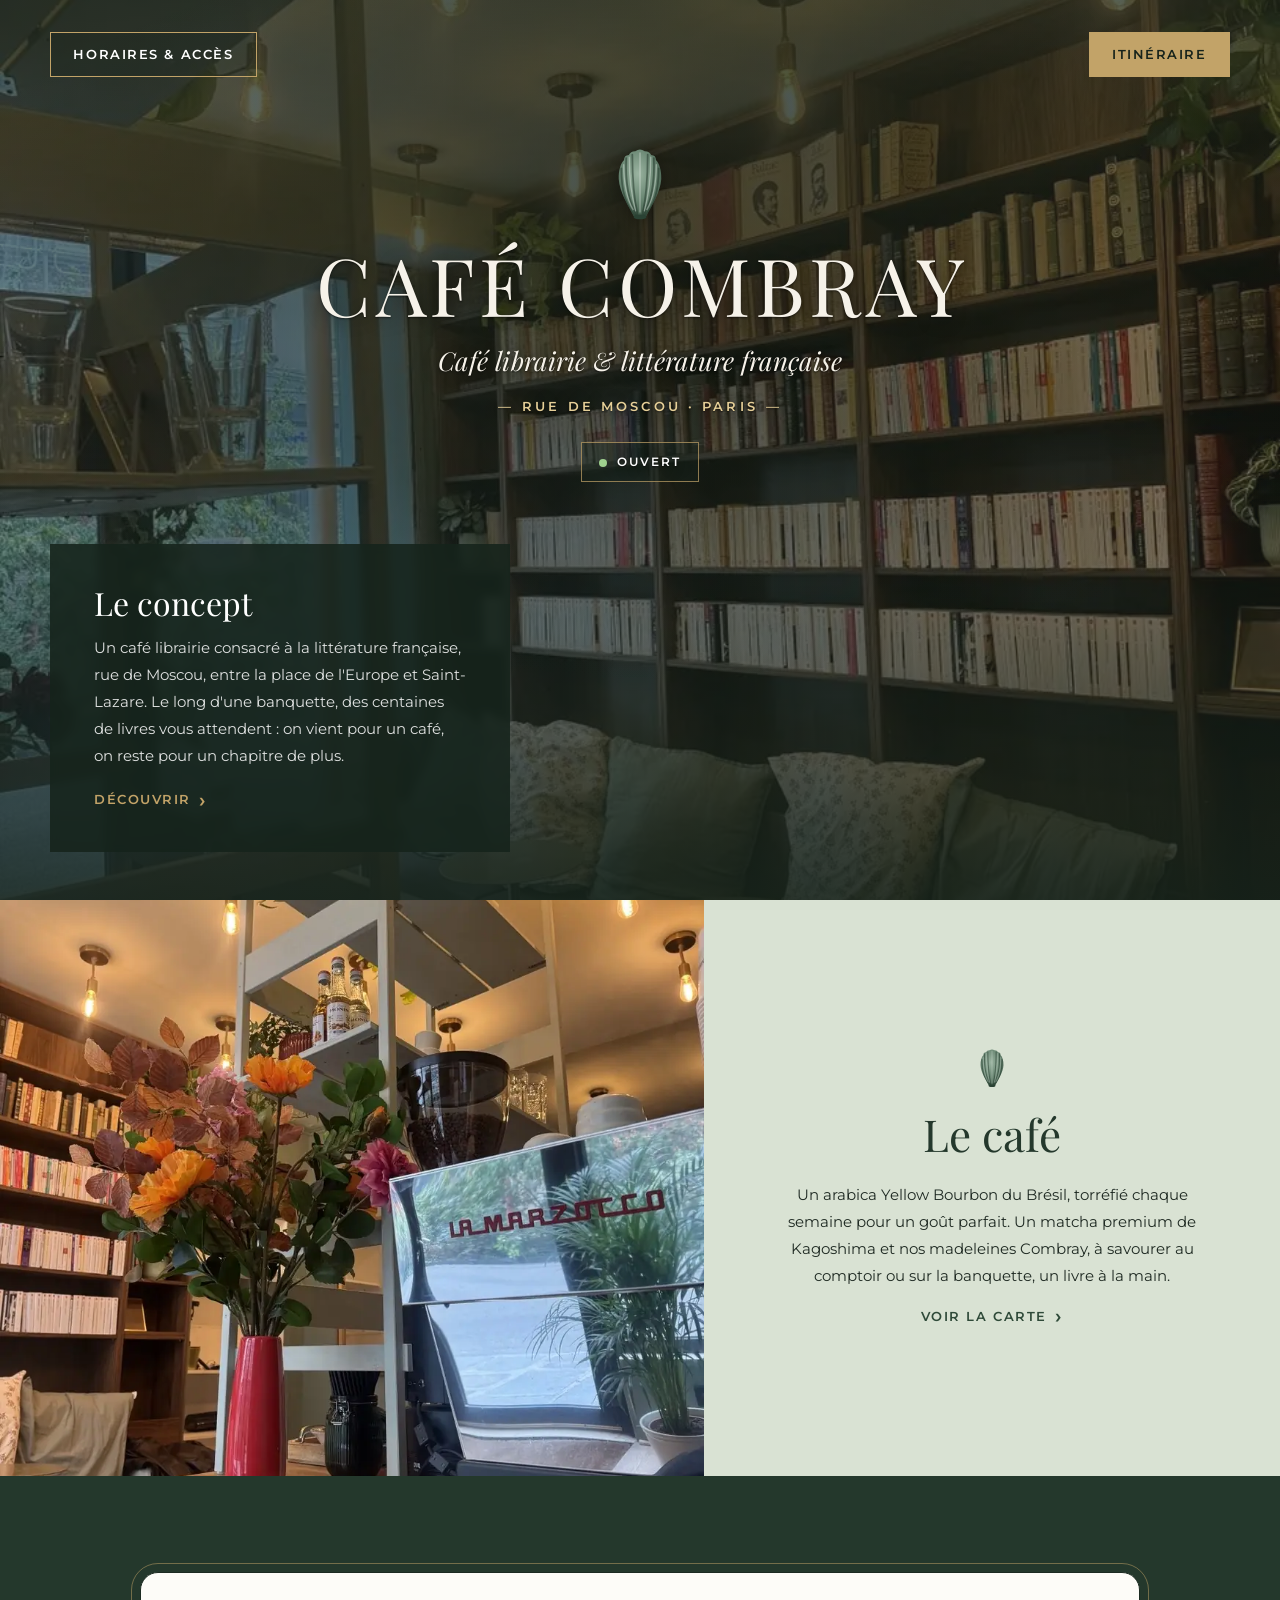
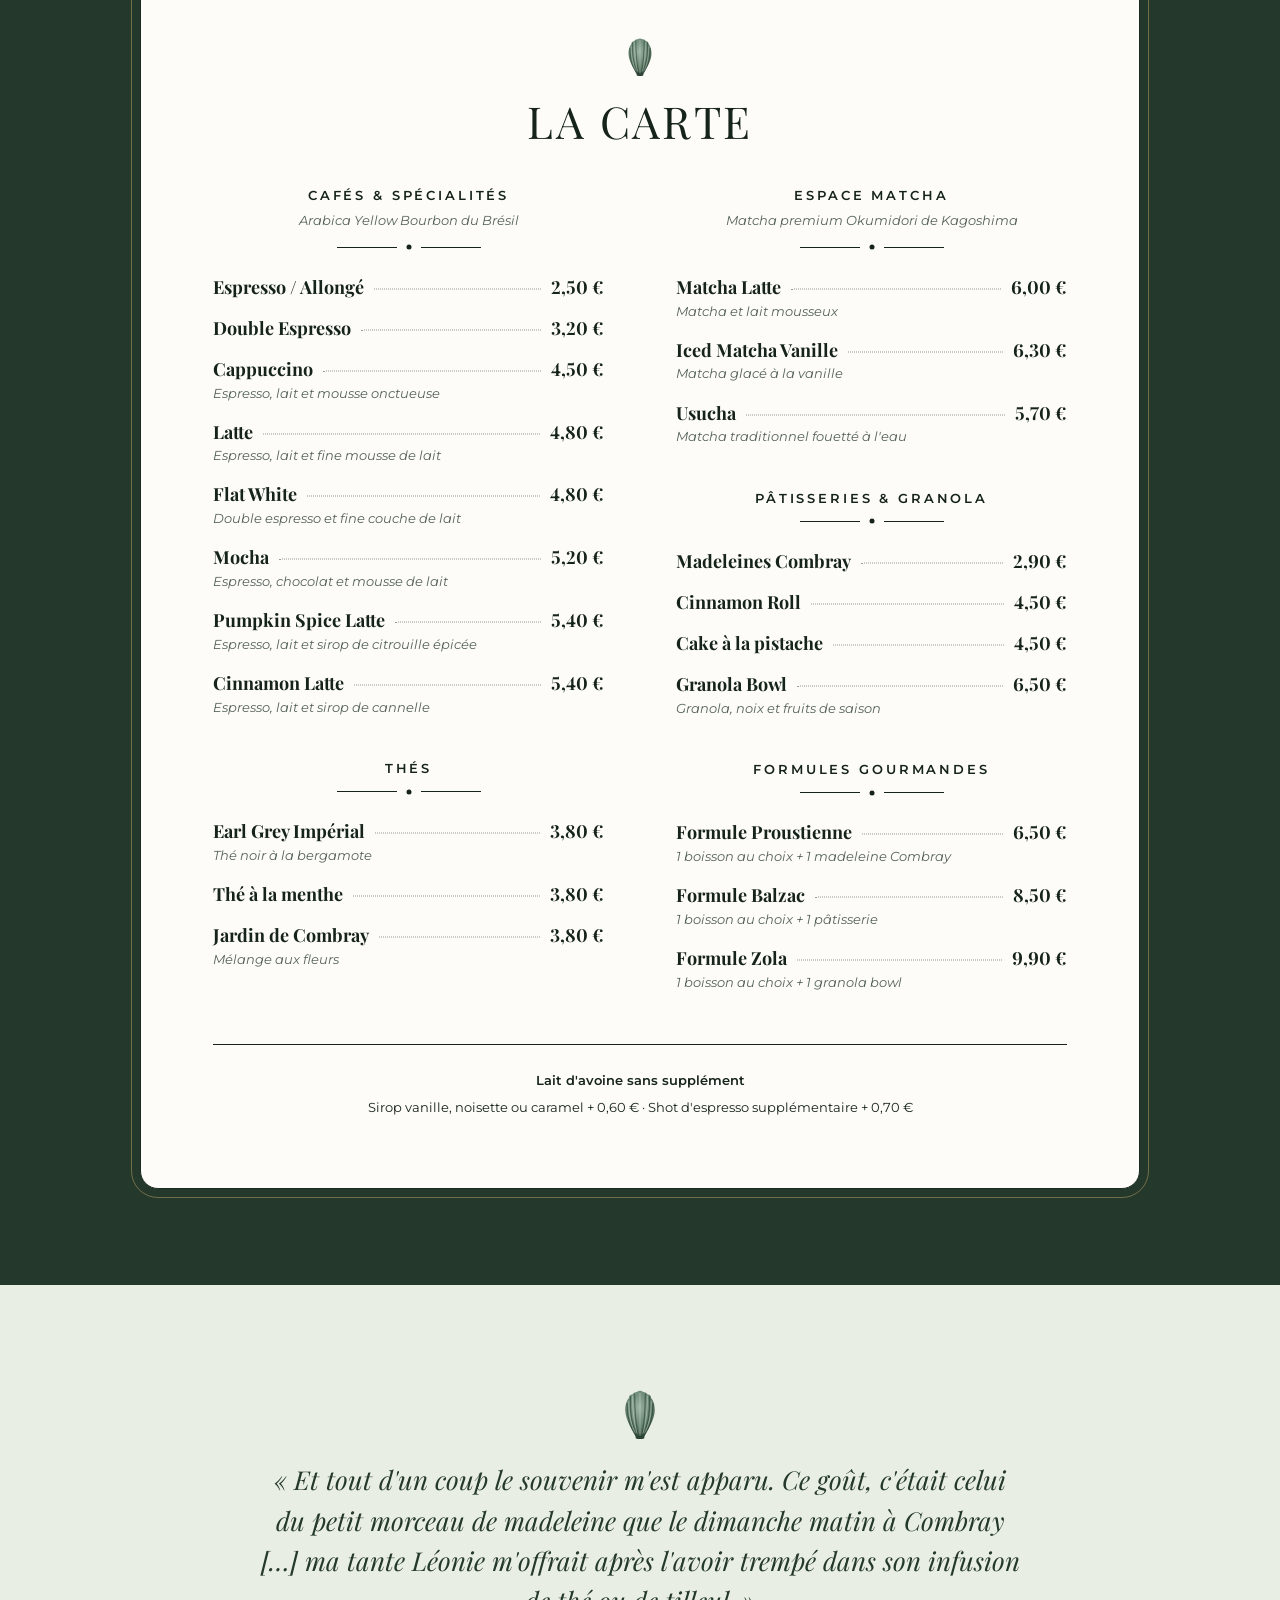
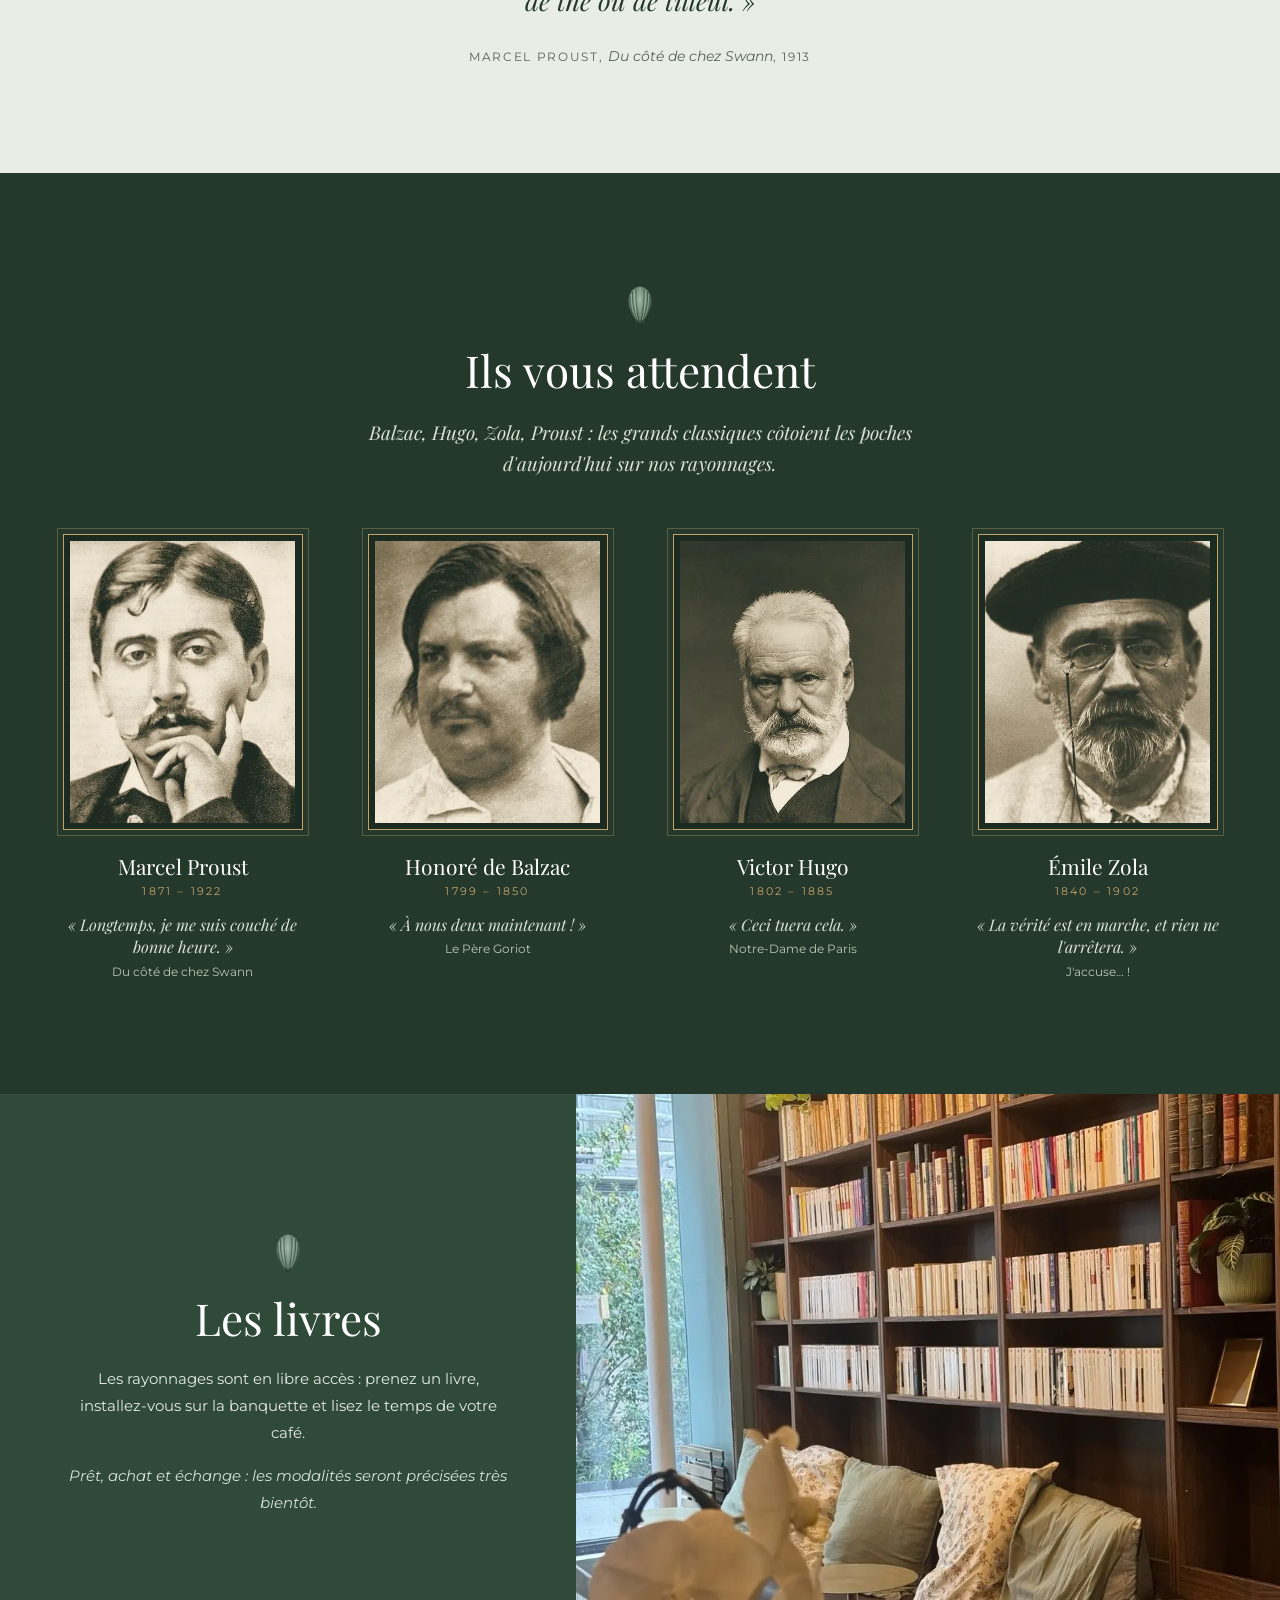
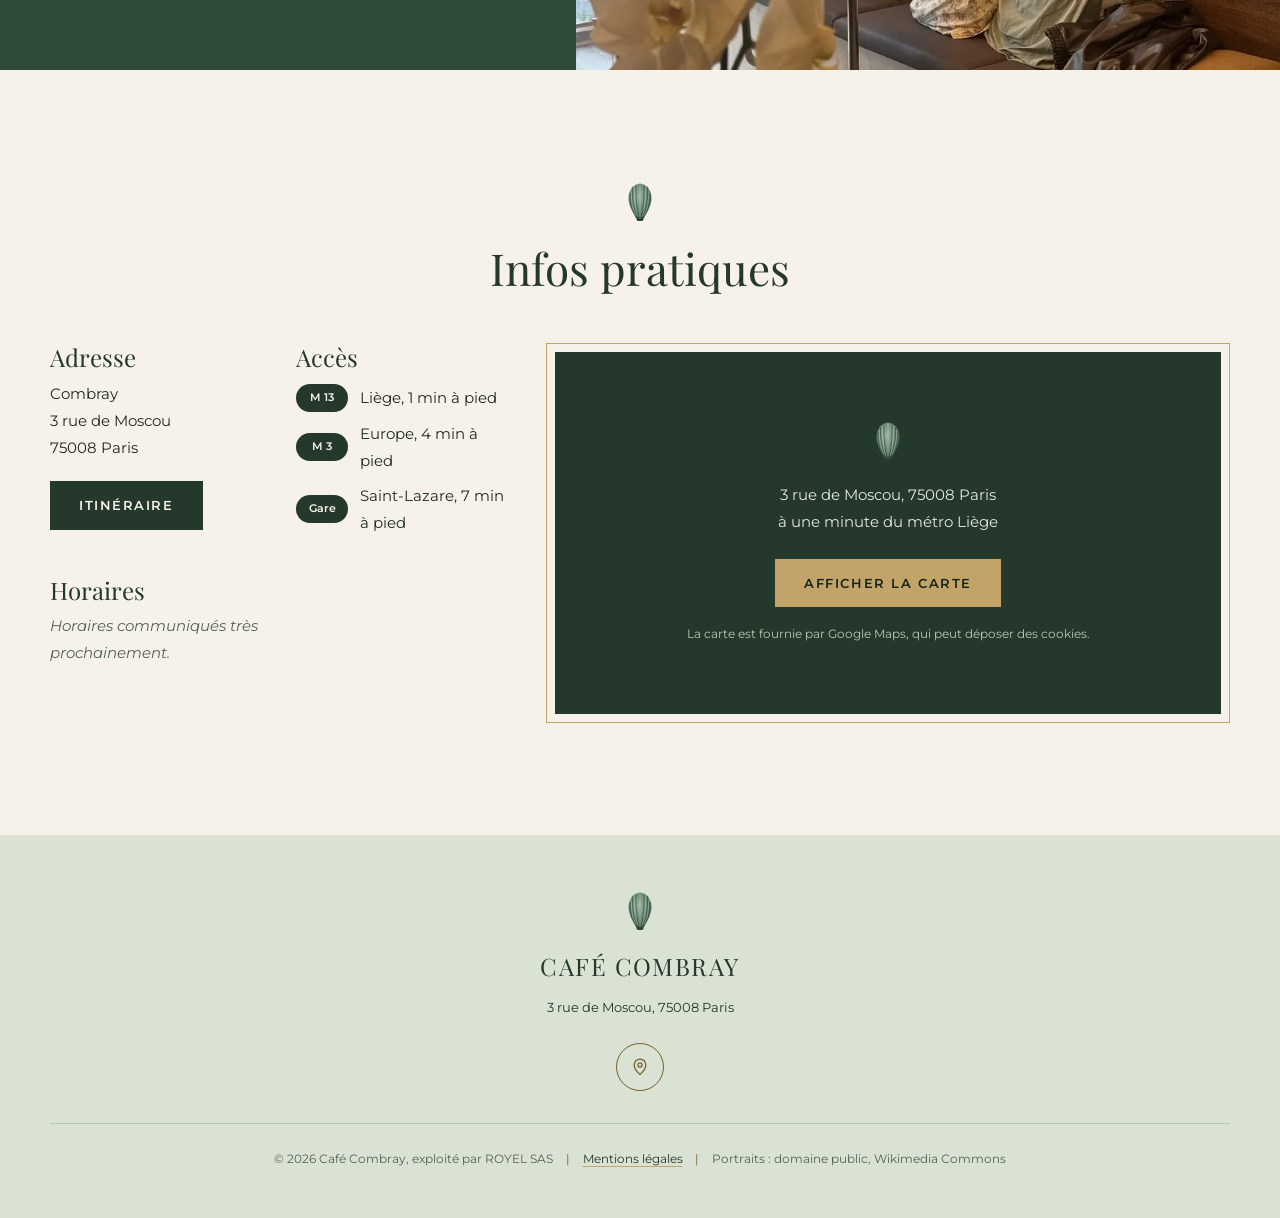
<file: index.html>
<!doctype html>
<html lang="fr">
<head>
  <meta charset="utf-8">
  <meta name="viewport" content="width=device-width, initial-scale=1, viewport-fit=cover">
  <title>Café Combray, café librairie de littérature française, 3 rue de Moscou, Paris 8e</title>
  <meta name="description" content="Café Combray, café librairie de littérature française, 3 rue de Moscou, Paris 8e. Café de spécialité et bibliothèque à deux pas de Saint-Lazare et de la place de l'Europe. Ouverture le 13 octobre 2026.">
  <meta name="theme-color" content="#24382c">
  <link rel="canonical" href="https://combray.paris/">

  <meta property="og:type" content="website">
  <meta property="og:locale" content="fr_FR">
  <meta property="og:site_name" content="Café Combray">
  <meta property="og:title" content="Café Combray, café librairie de littérature française">
  <meta property="og:description" content="Café de spécialité et bibliothèque de littérature française, 3 rue de Moscou, Paris 8e. Ouverture le 13 octobre 2026.">
  <meta property="og:url" content="https://combray.paris/">
  <meta property="og:image" content="https://combray.paris/images/og-combray.jpg">
  <meta property="og:image:width" content="1200">
  <meta property="og:image:height" content="630">
  <meta property="og:image:alt" content="La salle de Combray : bibliothèque murale, banquette et suspensions à filament">
  <meta name="twitter:card" content="summary_large_image">

  <link rel="icon" href="logo.svg" type="image/svg+xml">

  <link rel="preload" as="image" href="images/salle-960.webp" imagesrcset="images/salle-480.webp 480w, images/salle-960.webp 960w" imagesizes="100vw" fetchpriority="high">
  <link rel="preconnect" href="https://fonts.googleapis.com">
  <link rel="preconnect" href="https://fonts.gstatic.com" crossorigin>
  <link rel="stylesheet" href="https://fonts.googleapis.com/css2?family=Playfair+Display:ital,wght@0,400;0,500;0,700;1,400&family=Montserrat:ital,wght@0,400;0,500;0,600;1,400&display=swap">
  <link rel="stylesheet" href="styles.css">

  <!-- Mesure d'audience sans cookies : décommenter une fois le domaine choisi et déclaré sur plausible.io -->
  <!-- <script defer data-domain="combray.paris" src="https://plausible.io/js/script.tagged-events.js"></script> -->

  <script src="config.js" defer></script>
  <script src="main.js" defer></script>
</head>
<body>
  <a class="skip-link" href="#concept">Aller au contenu</a>

  <header class="hero">
    <img class="hero__img"
         src="images/salle-960.webp"
         srcset="images/salle-480.webp 480w, images/salle-960.webp 960w"
         sizes="100vw"
         width="960" height="1280"
         alt="La salle de Combray : une bibliothèque murale en bois foncé remplie de livres, une banquette avec des coussins vert sauge et fleuris, des ampoules à filament au plafond"
         fetchpriority="high">

    <nav class="topbar" aria-label="Navigation principale">
      <a class="btn btn--outline-light topbar__left" href="#infos">Horaires &amp; accès</a>
      <a class="btn btn--gold topbar__right" data-directions data-track="Itineraire" href="https://www.google.com/maps/dir/?api=1&amp;destination=Combray%2C%203%20rue%20de%20Moscou%2C%2075008%20Paris" target="_blank" rel="noopener">Itinéraire</a>
    </nav>

    <div class="crest">
      <img class="crest__logo" src="logo.svg" width="44" height="66" alt="">
      <h1 class="crest__name">Café Combray</h1>
      <p class="crest__sub">Café librairie &amp; littérature française</p>
      <p class="crest__place">Rue de Moscou · Paris</p>
      <p class="crest__status" data-status>Ouverture le 13&nbsp;octobre&nbsp;2026</p>
    </div>

    <section id="concept" class="hero-card" aria-labelledby="concept-title">
      <h2 id="concept-title">Le concept</h2>
      <p>Un café librairie consacré à la littérature française, rue de Moscou, entre la place de l'Europe et Saint-Lazare. Le long d'une banquette, des centaines de livres vous attendent&nbsp;: on vient pour un café, on reste pour un chapitre de plus.</p>
      <a class="link-arrow" href="#cafe">Découvrir</a>
    </section>
  </header>

  <main>
    <section id="cafe" class="split" aria-labelledby="cafe-title">
      <div class="split__media">
        <img src="images/comptoir-960.webp" srcset="images/comptoir-480.webp 480w, images/comptoir-960.webp 960w" sizes="(min-width: 900px) 55vw, 100vw" width="960" height="1280" loading="lazy" decoding="async"
             alt="Le comptoir en bois clair avec la machine à espresso La Marzocco, un moulin à café et un bouquet de fleurs dans un vase rouge">
      </div>
      <div class="split__panel">
        <img class="emblem" src="logo.svg" width="44" height="66" alt="">
        <h2 id="cafe-title">Le café</h2>
        <p>Un arabica Yellow Bourbon du Brésil, torréfié chaque semaine pour un goût parfait. Un matcha premium de Kagoshima et nos madeleines Combray, à savourer au comptoir ou sur la banquette, un livre à la main.</p>
        <a class="link-arrow link-arrow--green" href="#carte">Voir la carte</a>
      </div>
    </section>

    <section id="carte" class="carte" aria-labelledby="carte-title">
      <div class="container">
        <div class="menu-card">
          <img class="menu-card__logo" src="logo.svg" width="44" height="66" alt="">
          <h2 id="carte-title">La carte</h2>
          <div data-menu>
            <p class="placeholder">La carte sera dévoilée à l'ouverture.</p>
          </div>
        </div>
      </div>
    </section>

    <aside class="madeleine" aria-label="Citation de Marcel Proust">
      <div class="container container--narrow">
        <img class="emblem emblem--large" src="logo.svg" width="44" height="66" alt="">
        <blockquote>
          <p>«&nbsp;Et tout d'un coup le souvenir m'est apparu. Ce goût, c'était celui du petit morceau de madeleine que le dimanche matin à Combray […] ma tante Léonie m'offrait après l'avoir trempé dans son infusion de thé ou de tilleul.&nbsp;»</p>
          <cite>Marcel Proust, <i>Du côté de chez Swann</i>, 1913</cite>
        </blockquote>
      </div>
    </aside>

    <section id="auteurs" class="auteurs" aria-labelledby="auteurs-title">
      <div class="container">
        <img class="emblem" src="logo.svg" width="44" height="66" alt="">
        <h2 id="auteurs-title">Ils vous attendent</h2>
        <p class="section__intro">Balzac, Hugo, Zola, Proust&nbsp;: les grands classiques côtoient les poches d'aujourd'hui sur nos rayonnages.</p>
        <ul class="portraits">
          <li class="portrait">
            <figure>
              <div class="portrait__frame"><img src="images/auteur-proust.webp" width="400" height="500" loading="lazy" decoding="async" alt="Portrait photographique de Marcel Proust jeune, la main sous le menton"></div>
              <figcaption>
                <span class="portrait__name">Marcel Proust</span>
                <span class="portrait__dates">1871 – 1922</span>
                <q>Longtemps, je me suis couché de bonne heure.</q>
                <cite>Du côté de chez Swann</cite>
              </figcaption>
            </figure>
          </li>
          <li class="portrait">
            <figure>
              <div class="portrait__frame"><img src="images/auteur-balzac.webp" width="400" height="500" loading="lazy" decoding="async" alt="Daguerréotype d'Honoré de Balzac"></div>
              <figcaption>
                <span class="portrait__name">Honoré de Balzac</span>
                <span class="portrait__dates">1799 – 1850</span>
                <q>À nous deux maintenant&nbsp;!</q>
                <cite>Le Père Goriot</cite>
              </figcaption>
            </figure>
          </li>
          <li class="portrait">
            <figure>
              <div class="portrait__frame"><img src="images/auteur-hugo.webp" width="400" height="500" loading="lazy" decoding="async" alt="Portrait photographique de Victor Hugo âgé, à la barbe blanche"></div>
              <figcaption>
                <span class="portrait__name">Victor Hugo</span>
                <span class="portrait__dates">1802 – 1885</span>
                <q>Ceci tuera cela.</q>
                <cite>Notre-Dame de Paris</cite>
              </figcaption>
            </figure>
          </li>
          <li class="portrait">
            <figure>
              <div class="portrait__frame"><img src="images/auteur-zola.webp" width="400" height="500" loading="lazy" decoding="async" alt="Portrait photographique d'Émile Zola portant un béret et un pince-nez"></div>
              <figcaption>
                <span class="portrait__name">Émile Zola</span>
                <span class="portrait__dates">1840 – 1902</span>
                <q>La vérité est en marche, et rien ne l'arrêtera.</q>
                <cite>J'accuse…&nbsp;!</cite>
              </figcaption>
            </figure>
          </li>
        </ul>
      </div>
    </section>

    <section id="livres" class="split split--reverse" aria-labelledby="livres-title">
      <div class="split__media">
        <img src="images/bibliotheque-960.webp" srcset="images/bibliotheque-480.webp 480w, images/bibliotheque-960.webp 960w" sizes="(min-width: 900px) 55vw, 100vw" width="960" height="1280" loading="lazy" decoding="async"
             alt="La bibliothèque murale de Combray, éditions classiques de Balzac et collections de poche, au-dessus d'une banquette en cuir marron, une orchidée blanche au premier plan">
      </div>
      <div class="split__panel split__panel--green">
        <img class="emblem" src="logo.svg" width="44" height="66" alt="">
        <h2 id="livres-title">Les livres</h2>
        <p>Les rayonnages sont en libre accès&nbsp;: prenez un livre, installez-vous sur la banquette et lisez le temps de votre café.</p>
        <p class="placeholder">Prêt, achat et échange&nbsp;: les modalités seront précisées très bientôt.</p>
      </div>
    </section>

    <section id="infos" class="infos" aria-labelledby="infos-title">
      <div class="container">
        <img class="emblem" src="logo.svg" width="44" height="66" alt="">
        <h2 id="infos-title">Infos pratiques</h2>
        <div class="infos__grid">
          <div class="infos__details">
            <div class="info">
              <h3>Adresse</h3>
              <address>Combray<br>3 rue de Moscou<br>75008 Paris</address>
              <a class="btn btn--green" data-directions data-track="Itineraire" href="https://www.google.com/maps/dir/?api=1&amp;destination=Combray%2C%203%20rue%20de%20Moscou%2C%2075008%20Paris" target="_blank" rel="noopener">Itinéraire</a>
            </div>
            <div class="info">
              <h3>Accès</h3>
              <ul class="access">
                <li><span class="metro" aria-label="Métro ligne 13">M 13</span> Liège, 1 min à pied</li>
                <li><span class="metro" aria-label="Métro ligne 3">M 3</span> Europe, 4 min à pied</li>
                <li><span class="metro" aria-label="Gare">Gare</span> Saint-Lazare, 7 min à pied</li>
              </ul>
            </div>
            <div class="info">
              <h3>Horaires</h3>
              <div data-hours><p class="placeholder">Horaires communiqués très prochainement.</p></div>
            </div>
            <div class="info" data-contact hidden>
              <h3>Contact</h3>
              <ul class="contact"></ul>
            </div>
          </div>
          <div class="infos__map" data-map>
            <div class="map-consent">
              <img class="emblem" src="logo.svg" width="44" height="66" alt="">
              <p>3 rue de Moscou, 75008 Paris<br>à une minute du métro Liège</p>
              <button type="button" class="btn btn--gold" data-map-load>Afficher la carte</button>
              <p class="map-consent__note">La carte est fournie par Google Maps, qui peut déposer des cookies.</p>
            </div>
          </div>
        </div>
      </div>
    </section>
  </main>

  <footer class="footer">
    <div class="container">
      <img class="emblem" src="logo.svg" width="44" height="66" alt="">
      <p class="footer__name">Café Combray</p>
      <p class="footer__line">3 rue de Moscou, 75008 Paris<span data-footer-email hidden> <span class="sep">|</span> <a data-email href="#"></a></span></p>
      <ul class="footer__icons">
        <li><a class="icon-btn" data-directions data-track="Itineraire" href="https://www.google.com/maps/dir/?api=1&amp;destination=Combray%2C%203%20rue%20de%20Moscou%2C%2075008%20Paris" target="_blank" rel="noopener" aria-label="Itinéraire">
          <svg viewBox="0 0 24 24" aria-hidden="true"><path d="M12 21s-7-6.1-7-11.5A7 7 0 0 1 19 9.5C19 14.9 12 21 12 21z"/><circle cx="12" cy="9.5" r="2.5"/></svg></a></li>
        <li data-instagram-item hidden><a class="icon-btn" data-instagram data-track="Instagram" href="#" target="_blank" rel="noopener" aria-label="Instagram">
          <svg viewBox="0 0 24 24" aria-hidden="true"><rect x="3.5" y="3.5" width="17" height="17" rx="4.5"/><circle cx="12" cy="12" r="4"/><circle cx="17.2" cy="6.8" r=".6"/></svg></a></li>
        <li data-email-item hidden><a class="icon-btn" data-email href="#" aria-label="E-mail">
          <svg viewBox="0 0 24 24" aria-hidden="true"><rect x="3" y="5.5" width="18" height="13" rx="1.5"/><path d="M3.5 6.5 12 13l8.5-6.5"/></svg></a></li>
      </ul>
      <p class="footer__legal">© <span data-year>2026</span> Café Combray, exploité par ROYEL SAS <span class="sep">|</span> <a href="mentions-legales.html">Mentions légales</a> <span class="sep">|</span> Portraits&nbsp;: domaine public, Wikimedia Commons</p>
    </div>
  </footer>

  <div class="sticky-cta">
    <a class="btn btn--gold btn--block" data-directions data-track="Itineraire" href="https://www.google.com/maps/dir/?api=1&amp;destination=Combray%2C%203%20rue%20de%20Moscou%2C%2075008%20Paris" target="_blank" rel="noopener">Itinéraire · 3 rue de Moscou</a>
  </div>
</body>
</html>
</file>
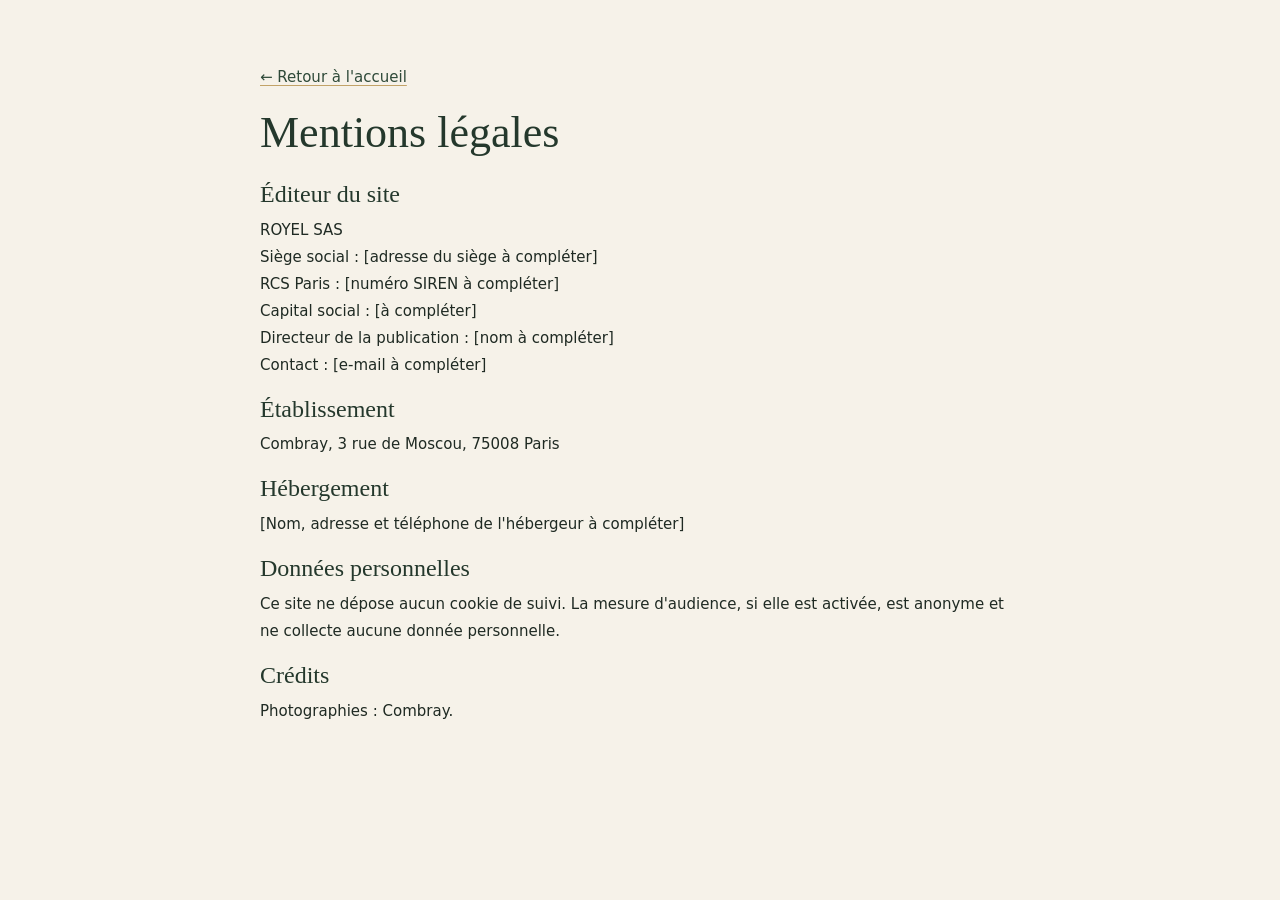
<file: mentions-legales.html>
<!doctype html>
<html lang="fr">
<head>
  <meta charset="utf-8">
  <meta name="viewport" content="width=device-width, initial-scale=1">
  <title>Mentions légales · Combray</title>
  <meta name="robots" content="noindex">
  <link rel="icon" href="logo.svg" type="image/svg+xml">
  <link rel="stylesheet" href="styles.css">
</head>
<body style="padding-bottom:0">
  <main style="padding:4rem 0">
    <div class="container container--narrow">
      <p><a href="./">← Retour à l'accueil</a></p>
      <h2>Mentions légales</h2>

      <h3>Éditeur du site</h3>
      <p>ROYEL SAS<br>
      Siège social : [adresse du siège à compléter]<br>
      RCS Paris : [numéro SIREN à compléter]<br>
      Capital social : [à compléter]<br>
      Directeur de la publication : [nom à compléter]<br>
      Contact : [e-mail à compléter]</p>

      <h3>Établissement</h3>
      <p>Combray, 3 rue de Moscou, 75008 Paris</p>

      <h3>Hébergement</h3>
      <p>[Nom, adresse et téléphone de l'hébergeur à compléter]</p>

      <h3>Données personnelles</h3>
      <p>Ce site ne dépose aucun cookie de suivi. La mesure d'audience, si elle est activée, est anonyme et ne collecte aucune donnée personnelle.</p>

      <h3>Crédits</h3>
      <p>Photographies : Combray.</p>
    </div>
  </main>
</body>
</html>
</file>
<file: styles.css>
:root {
  --green-950: #16231b;
  --green-900: #1c2b22;
  --green-800: #24382c;
  --green-700: #2f4a39;
  --green-600: #3d5c48;
  --sage-300: #b9c8b3;
  --sage-200: #d9e2d3;
  --sage-100: #e9eee4;
  --cream: #f6f2e9;
  --gold: #c2a368;
  --gold-deep: #7a5f28;
  --ink: #1f2a23;
  --muted: #55625a;

  --serif: "Playfair Display", Georgia, "Times New Roman", serif;
  --sans: "Montserrat", system-ui, -apple-system, "Segoe UI", sans-serif;
}

*, *::before, *::after { box-sizing: border-box; }

html { scroll-behavior: smooth; -webkit-text-size-adjust: 100%; }

body {
  margin: 0;
  background: var(--cream);
  color: var(--ink);
  font-family: var(--sans);
  font-size: .9375rem;
  line-height: 1.8;
  -webkit-font-smoothing: antialiased;
  padding-bottom: calc(76px + env(safe-area-inset-bottom));
}

img, iframe { display: block; max-width: 100%; }

h1, h2, h3 { font-family: var(--serif); font-weight: 400; line-height: 1.2; margin: 0; }

h2 {
  font-size: clamp(2rem, 4.5vw, 2.75rem);
  color: var(--green-800);
  margin-bottom: 1.25rem;
}

h3 { font-size: 1.5rem; color: var(--green-800); margin-bottom: .5rem; }

p { margin: 0 0 1rem; }

a { color: var(--green-700); text-decoration-color: var(--gold); text-underline-offset: 3px; }
a:hover { color: var(--gold-deep); }

:focus-visible { outline: 2px solid var(--gold); outline-offset: 3px; }

[hidden] { display: none !important; }

.skip-link {
  position: absolute; left: -9999px; top: 0;
  background: var(--green-800); color: var(--cream); padding: .75rem 1rem; z-index: 100;
}
.skip-link:focus { left: 1rem; top: 1rem; }

.container { width: min(1180px, 100% - 2.5rem); margin-inline: auto; }
.container--narrow { width: min(760px, 100% - 2.5rem); }

.emblem { display: block; width: 1.75rem; height: auto; margin: 0 auto 1.1rem; }
.emblem--large { width: 2.25rem; }

/* Boutons */
.btn {
  display: inline-flex; align-items: center; justify-content: center;
  min-height: 48px; padding: .75rem 1.75rem;
  font-family: var(--sans); font-size: .8125rem; font-weight: 600;
  letter-spacing: .12em; text-transform: uppercase; text-decoration: none;
  border: 1px solid transparent;
  transition: background-color .25s, color .25s, border-color .25s;
}
.btn--gold { background: var(--gold); color: var(--green-950); border-color: var(--gold); }
.btn--gold:hover { background: var(--cream); border-color: var(--cream); color: var(--green-950); }
.btn--outline-light { color: #fff; border-color: var(--gold); background: rgba(22,35,27,.25); }
.btn--outline-light:hover { background: var(--gold); color: var(--green-950); }
.btn--green { background: var(--green-800); color: var(--cream); border-color: var(--green-800); }
.btn--green:hover { background: var(--green-600); border-color: var(--green-600); color: #fff; }
.btn--block { width: 100%; }

.link-arrow {
  display: inline-flex; align-items: center; gap: .5rem;
  color: var(--gold); font-size: .8125rem; font-weight: 600;
  letter-spacing: .12em; text-transform: uppercase; text-decoration: none;
}
.link-arrow::after { content: "›"; font-size: 1.25rem; line-height: 1; transition: transform .2s; }
.link-arrow:hover { color: #fff; }
.link-arrow:hover::after { transform: translateX(3px); }
.link-arrow--green { color: var(--green-700); }
.link-arrow--green:hover { color: var(--gold-deep); }

.placeholder { font-style: italic; color: var(--muted); }

/* ───────── Hero ───────── */
.hero {
  position: relative;
  min-height: 100svh;
  display: flex; flex-direction: column; align-items: center;
  color: #fff;
  background: var(--green-900);
  overflow: hidden;
}
.hero__img {
  position: absolute; inset: 0;
  width: 100%; height: 100%;
  object-fit: cover; object-position: center 45%;
}
.hero::before {
  content: ""; position: absolute; inset: 0; z-index: 1;
  background:
    radial-gradient(ellipse 60% 42% at 50% 34%, rgba(16,26,20,.62) 0%, rgba(16,26,20,.35) 55%, rgba(16,26,20,0) 100%),
    linear-gradient(180deg, rgba(22,35,27,.72) 0%, rgba(22,35,27,.4) 38%, rgba(22,35,27,.5) 62%, rgba(22,35,27,.9) 100%);
}

.topbar {
  position: relative; z-index: 2;
  width: min(1180px, 100% - 2.5rem);
  display: flex; justify-content: space-between; align-items: center;
  padding-top: 2rem;
}
.topbar .btn { min-height: 44px; padding: .6rem 1.4rem; }

.crest {
  position: relative; z-index: 2;
  text-shadow: 0 1px 2px rgba(0,0,0,.55), 0 2px 18px rgba(0,0,0,.45);
  text-align: center;
  padding: 1rem 1.25rem 0;
  margin-top: clamp(1rem, 6vh, 4rem);
}
.crest__logo { display: block; width: 3.25rem; height: auto; margin: 0 auto 1.1rem; filter: drop-shadow(0 2px 8px rgba(0,0,0,.35)); }
.crest__name {
  font-size: clamp(2rem, 8.4vw, 5rem);
  font-weight: 400;
  letter-spacing: .06em; text-transform: uppercase;
  color: #f6f2e9;
  line-height: 1.05;
  margin-right: -.06em; /* compense l'espacement après la dernière lettre */
}
.crest__sub {
  font-family: var(--serif); font-style: italic;
  font-size: clamp(1.1875rem, 3.6vw, 1.625rem);
  color: #f6f2e9; margin: .75rem 0 .6rem;
}
.crest__place {
  font-size: .8125rem; font-weight: 600; letter-spacing: .24em; text-transform: uppercase;
  color: #e6cf98; margin-bottom: 1.5rem;
}
.crest__place::before, .crest__place::after { content: "—"; margin: 0 .6em; opacity: .8; }
.crest__status {
  display: inline-block;
  font-size: .75rem; font-weight: 600; letter-spacing: .16em; text-transform: uppercase;
  padding: .5rem 1.1rem; margin: 0;
  border: 1px solid rgba(194,163,104,.7);
  background: rgba(22,35,27,.45);
}
.crest__status.is-open::before {
  content: ""; display: inline-block; width: .5rem; height: .5rem; margin-right: .6rem;
  border-radius: 50%; background: #9fd18f; vertical-align: middle;
}

.hero-card {
  position: relative; z-index: 2;
  margin-top: auto;
  width: 100%;
  padding: 2.5rem 1.5rem;
  background: var(--green-900);
  color: rgba(255,255,255,.86);
}
.hero-card h2 { color: #fff; font-size: 2rem; margin-bottom: .75rem; }

@media (max-width: 699px) {
  .topbar { display: none; }
  .hero { min-height: auto; }
  .crest { margin-top: 0; padding-top: 16vh; padding-bottom: 18vh; }
}
@media (min-width: 700px) {
  .hero-card {
    position: absolute; left: max(1.25rem, calc((100% - 1180px) / 2)); bottom: 3rem;
    width: min(460px, 100% - 2.5rem);
    padding: 2.5rem 2.75rem;
    background: rgba(22,35,27,.86);
    -webkit-backdrop-filter: blur(4px); backdrop-filter: blur(4px);
  }
}
@media (min-width: 700px) and (max-height: 820px) {
  .crest { margin-top: 0; }
  .crest__logo { width: 2.75rem; }
}

/* ───────── Rangées alternées image / texte ───────── */
.split { display: grid; background: var(--sage-200); }
.split__media { position: relative; min-height: 22rem; }
.split__media img { position: absolute; inset: 0; width: 100%; height: 100%; object-fit: cover; }
.split__panel {
  display: flex; flex-direction: column; justify-content: center; align-items: center;
  text-align: center;
  padding: clamp(3rem, 7vw, 6rem) clamp(1.5rem, 5vw, 4.5rem);
}
.split__panel > p { max-width: 30rem; }
.split__panel--green { background: var(--green-700); color: rgba(255,255,255,.88); }
.split__panel--green h2 { color: #fff; }
.split__panel--green .placeholder { color: var(--sage-200); }

@media (min-width: 900px) {
  .split { grid-template-columns: 11fr 9fr; min-height: 36rem; }
  .split--reverse { grid-template-columns: 9fr 11fr; }
  .split--reverse .split__media { order: 2; }
}

/* ───────── Carte ───────── */
.carte { background: var(--green-800); padding: clamp(3.5rem, 8vw, 6rem) 0; }
.menu-card {
  max-width: 1000px; margin: 0 auto;
  background: #fdfcf8; color: var(--green-950);
  border: 1px solid var(--green-900); border-radius: 18px;
  outline: 1px solid rgba(194,163,104,.5); outline-offset: 8px;
  padding: clamp(2.5rem, 6vw, 4rem) clamp(1.25rem, 6vw, 4.5rem);
  text-align: center;
}
.menu-card__logo { display: block; width: 1.75rem; height: auto; margin: 0 auto 1rem; }
.menu-card h2 { text-transform: uppercase; letter-spacing: .06em; color: var(--green-950); margin-bottom: 2.5rem; }
.menu { display: grid; gap: 0 4.5rem; text-align: left; }
@media (min-width: 800px) { .menu { grid-template-columns: 1fr 1fr; } }
.menu__group { margin-bottom: 2.75rem; }
.menu__group h3 {
  font-family: var(--sans); font-weight: 600; font-size: .8125rem;
  letter-spacing: .22em; text-transform: uppercase; text-align: center;
  color: var(--green-950); margin-bottom: .35rem;
}
.menu__subtitle { font-style: italic; font-size: .8125rem; text-align: center; color: var(--muted); margin: 0; }
.menu__rule {
  display: block; position: relative; width: 9rem; height: 1px; margin: .9rem auto 1.75rem;
  background: linear-gradient(90deg, var(--green-950) 0 42%, transparent 42% 58%, var(--green-950) 58%);
}
.menu__rule::after {
  content: ""; position: absolute; left: 50%; top: 50%; width: 5px; height: 5px;
  border-radius: 50%; background: var(--green-950); transform: translate(-50%, -50%);
}
.menu__list { list-style: none; margin: 0; padding: 0; }
.menu__item { margin-bottom: 1.1rem; }
.menu__line { display: flex; align-items: baseline; gap: .6rem; }
.menu__name, .menu__price { font-family: var(--serif); font-weight: 700; font-size: 1.125rem; line-height: 1.3; }
.menu__price { white-space: nowrap; font-variant-numeric: lining-nums tabular-nums; }
.menu__dots { flex: 1; min-width: 1rem; border-bottom: 1px dotted rgba(22,35,27,.45); transform: translateY(-.3em); }
.menu__desc { font-style: italic; font-size: .8125rem; line-height: 1.5; color: var(--muted); margin: .15rem 0 0; }
.menu__notes { border-top: 1px solid var(--green-950); padding-top: 1.5rem; margin-top: .5rem; font-size: .8125rem; }
.menu__notes p { margin: 0 0 .25rem; }
.menu__note--strong { font-weight: 600; }

/* ───────── Auteurs ───────── */
.auteurs {
  background: var(--green-800);
  color: rgba(255,255,255,.85);
  text-align: center;
  padding: clamp(4rem, 9vw, 7rem) 0;
}
.auteurs h2 { color: #fff; }
.section__intro {
  font-family: var(--serif); font-style: italic; font-size: 1.1875rem; line-height: 1.6;
  max-width: 36rem; margin: 0 auto 3.5rem; color: var(--sage-200);
}
.portraits {
  list-style: none; margin: 0; padding: 0;
  display: grid; gap: 3rem 1.5rem;
  grid-template-columns: repeat(2, minmax(0, 1fr));
}
@media (min-width: 900px) { .portraits { grid-template-columns: repeat(4, minmax(0, 1fr)); gap: 3rem 2.5rem; } }
.portrait figure { margin: 0; }
.portrait__frame {
  padding: .4rem;
  border: 1px solid var(--gold);
  outline: 1px solid rgba(194,163,104,.35); outline-offset: 5px;
  background: var(--green-900);
  margin: 0 auto 1.5rem; max-width: 15rem;
}
.portrait__frame img { width: 100%; height: auto; aspect-ratio: 4 / 5; object-fit: cover; transition: filter .4s; }
.portrait:hover .portrait__frame img { filter: brightness(1.06); }
.portrait figcaption { display: flex; flex-direction: column; align-items: center; gap: .15rem; }
.portrait__name { font-family: var(--serif); font-size: 1.3125rem; color: #fff; line-height: 1.2; }
.portrait__dates { font-size: .6875rem; letter-spacing: .2em; color: var(--gold); margin-bottom: .6rem; }
.portrait q { font-family: var(--serif); font-style: italic; font-size: 1rem; line-height: 1.4; color: var(--sage-200); }
.portrait q::before { content: "« "; }
.portrait q::after { content: " »"; }
.portrait cite { font-style: normal; font-size: .75rem; color: var(--sage-300); }

/* ───────── Citation madeleine ───────── */
.madeleine {
  background: var(--sage-100);
  text-align: center;
  padding: clamp(4rem, 9vw, 6.5rem) 0;
}
.madeleine blockquote { margin: 0; }
.madeleine blockquote p {
  font-family: var(--serif); font-style: italic;
  font-size: clamp(1.25rem, 2.8vw, 1.625rem); line-height: 1.55;
  color: var(--green-800);
  margin-bottom: 1.25rem;
}
.madeleine cite { font-style: normal; font-size: .75rem; letter-spacing: .14em; text-transform: uppercase; color: var(--muted); }
.madeleine cite i { text-transform: none; letter-spacing: 0; font-size: .875rem; }

/* ───────── Infos pratiques ───────── */
.infos { background: var(--cream); padding: clamp(4rem, 9vw, 7rem) 0; }
.infos > .container > h2 { text-align: center; margin-bottom: 3rem; }
.infos__grid { display: grid; gap: 2.5rem; }
.infos__details { display: grid; gap: 2.25rem; }
.info address { font-style: normal; margin-bottom: 1.25rem; }
.access, .contact { list-style: none; margin: 0; padding: 0; }
.access li { display: flex; align-items: center; gap: .75rem; padding: .25rem 0; }
.metro {
  display: inline-flex; align-items: center; justify-content: center;
  min-width: 3.25rem; height: 1.75rem; padding: 0 .5rem;
  font-size: .6875rem; font-weight: 600; border-radius: 1rem;
  background: var(--green-800); color: var(--cream);
}
.hours { margin: 0; }
.hours__row { display: flex; justify-content: space-between; padding: .3rem 0; border-bottom: 1px solid var(--sage-200); }
.hours__row dt, .hours__row dd { margin: 0; }
.hours__row.is-today { font-weight: 600; color: var(--green-800); }
.infos__map { border: 1px solid var(--gold); padding: .5rem; background: var(--cream); min-height: 380px; display: flex; }
.infos__map iframe { flex: 1; width: 100%; min-height: 380px; border: 0; }
.map-consent {
  flex: 1; display: flex; flex-direction: column; align-items: center; justify-content: center;
  text-align: center; padding: 2rem 1.5rem;
  background: var(--green-800); color: rgba(255,255,255,.88);
}
.map-consent p { margin-bottom: 1.5rem; }
.map-consent .map-consent__note { font-size: .75rem; color: var(--sage-300); margin: 1rem 0 0; }
@media (min-width: 900px) {
  .infos__grid { grid-template-columns: 2fr 3fr; }
  .infos__details { grid-template-columns: 1fr 1fr; align-content: start; }
}

/* ───────── Pied de page ───────── */
.footer {
  background: var(--sage-200);
  color: var(--green-800);
  text-align: center;
  padding: 3.5rem 0 3rem;
  font-size: .8125rem;
}
.footer .emblem { margin-bottom: .75rem; }
.footer__name { font-family: var(--serif); font-size: 1.5rem; letter-spacing: .06em; text-transform: uppercase; margin-bottom: .5rem; }
.footer__line { margin-bottom: 1.5rem; }
.sep { color: var(--gold-deep); margin: 0 .6rem; }
.footer__icons { list-style: none; padding: 0; margin: 0 0 2rem; display: flex; justify-content: center; gap: .75rem; }
.icon-btn {
  display: inline-flex; align-items: center; justify-content: center;
  width: 48px; height: 48px; border-radius: 50%;
  border: 1px solid var(--gold-deep); color: var(--gold-deep);
  transition: background-color .25s, color .25s;
}
.icon-btn:hover { background: var(--green-800); border-color: var(--green-800); color: var(--gold); }
.icon-btn svg { width: 20px; height: 20px; fill: none; stroke: currentColor; stroke-width: 1.5; stroke-linecap: round; stroke-linejoin: round; }
.footer__legal { padding-top: 1.5rem; border-top: 1px solid var(--sage-300); margin: 0; color: var(--muted); font-size: .75rem; }
.footer__legal a { color: var(--green-800); }

/* Bouton Itinéraire fixe (mobile) */
.sticky-cta {
  position: fixed; left: 0; right: 0; bottom: 0; z-index: 50;
  padding: .75rem 1rem calc(.75rem + env(safe-area-inset-bottom));
  background: rgba(28,43,34,.96);
  -webkit-backdrop-filter: blur(8px); backdrop-filter: blur(8px);
  border-top: 1px solid rgba(194,163,104,.4);
}
@media (min-width: 900px) {
  body { padding-bottom: 0; }
  .sticky-cta { display: none; }
}

@media (prefers-reduced-motion: reduce) {
  html { scroll-behavior: auto; }
  * { transition: none !important; }
}
</file>
